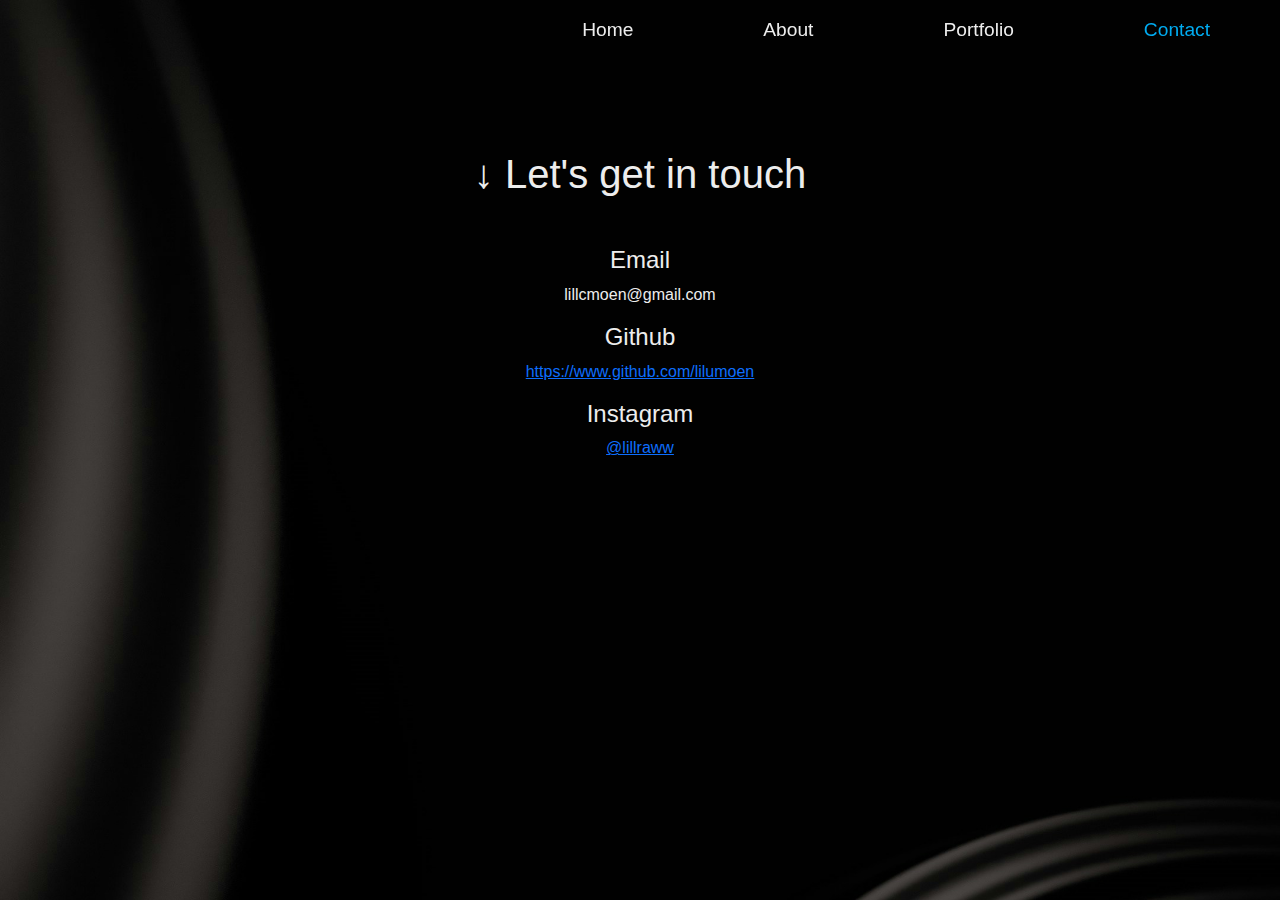
<file: contact.html>
<!DOCTYPE html>
<html lang="en">
  <head>
    <meta charset="UTF-8" />
    <meta name="viewport" content="width=device-width, initial-scale=1.0" />
    <meta
      name="description"
      content="My portfolio showcases my diverse skills and projects, highlighting my creativity and expertise in a visually appealing and user-friendly format."
    />
    <link
      href="https://cdn.jsdelivr.net/npm/bootstrap@5.3.3/dist/css/bootstrap.min.css"
      rel="stylesheet"
      integrity="sha384-QWTKZyjpPEjISv5WaRU9OFeRpok6YctnYmDr5pNlyT2bRjXh0JMhjY6hW+ALEwIH"
      crossorigin="anonymous"
    />
    <link
      href="https://unpkg.com/boxicons@2.1.4/css/boxicons.min.css"
      rel="stylesheet"
      title="fav-icon"
    />
    <link rel="icon" href="/css/Lill-icon.png" title="Lill Icon" />

    <link rel="stylesheet" href="/css/style.css" />
    <title>Contact Lill Moen -</title>
  </head>
  <body class="contact-body">
    <header class="header">
      <nav class="navbar fixed-top mt-2">
        <a href="/" title="Home">Home</a>

        <a href="/about.html" title="About">About</a>
        <a href="/portfolio.html" title="Portfolio">Portfolio</a>
        <a href="/contact.html" class="active" title="Contact">Contact</a>
      </nav>
    </header>
     <div class="content-container container">
      <div class="content text-center">
        <h1 class="contact-title mb-5">↓ Let's get in touch</h1>
        <h4>Email</h4>
        <p>lillcmoen@gmail.com</p>
        <h4>Github</h4>
        <p class="github-lilu"><a href="https://www.github.com/lilumoen" target="_blank">https://www.github.com/lilumoen</a></p>
        <h4>Instagram</h4>
        <p class="mb-1 insta-lilu"> <a href="https://www.instagram.com/lillraww" target="_blank">@lillraww</a></p>
  </body>
</html>
</file>
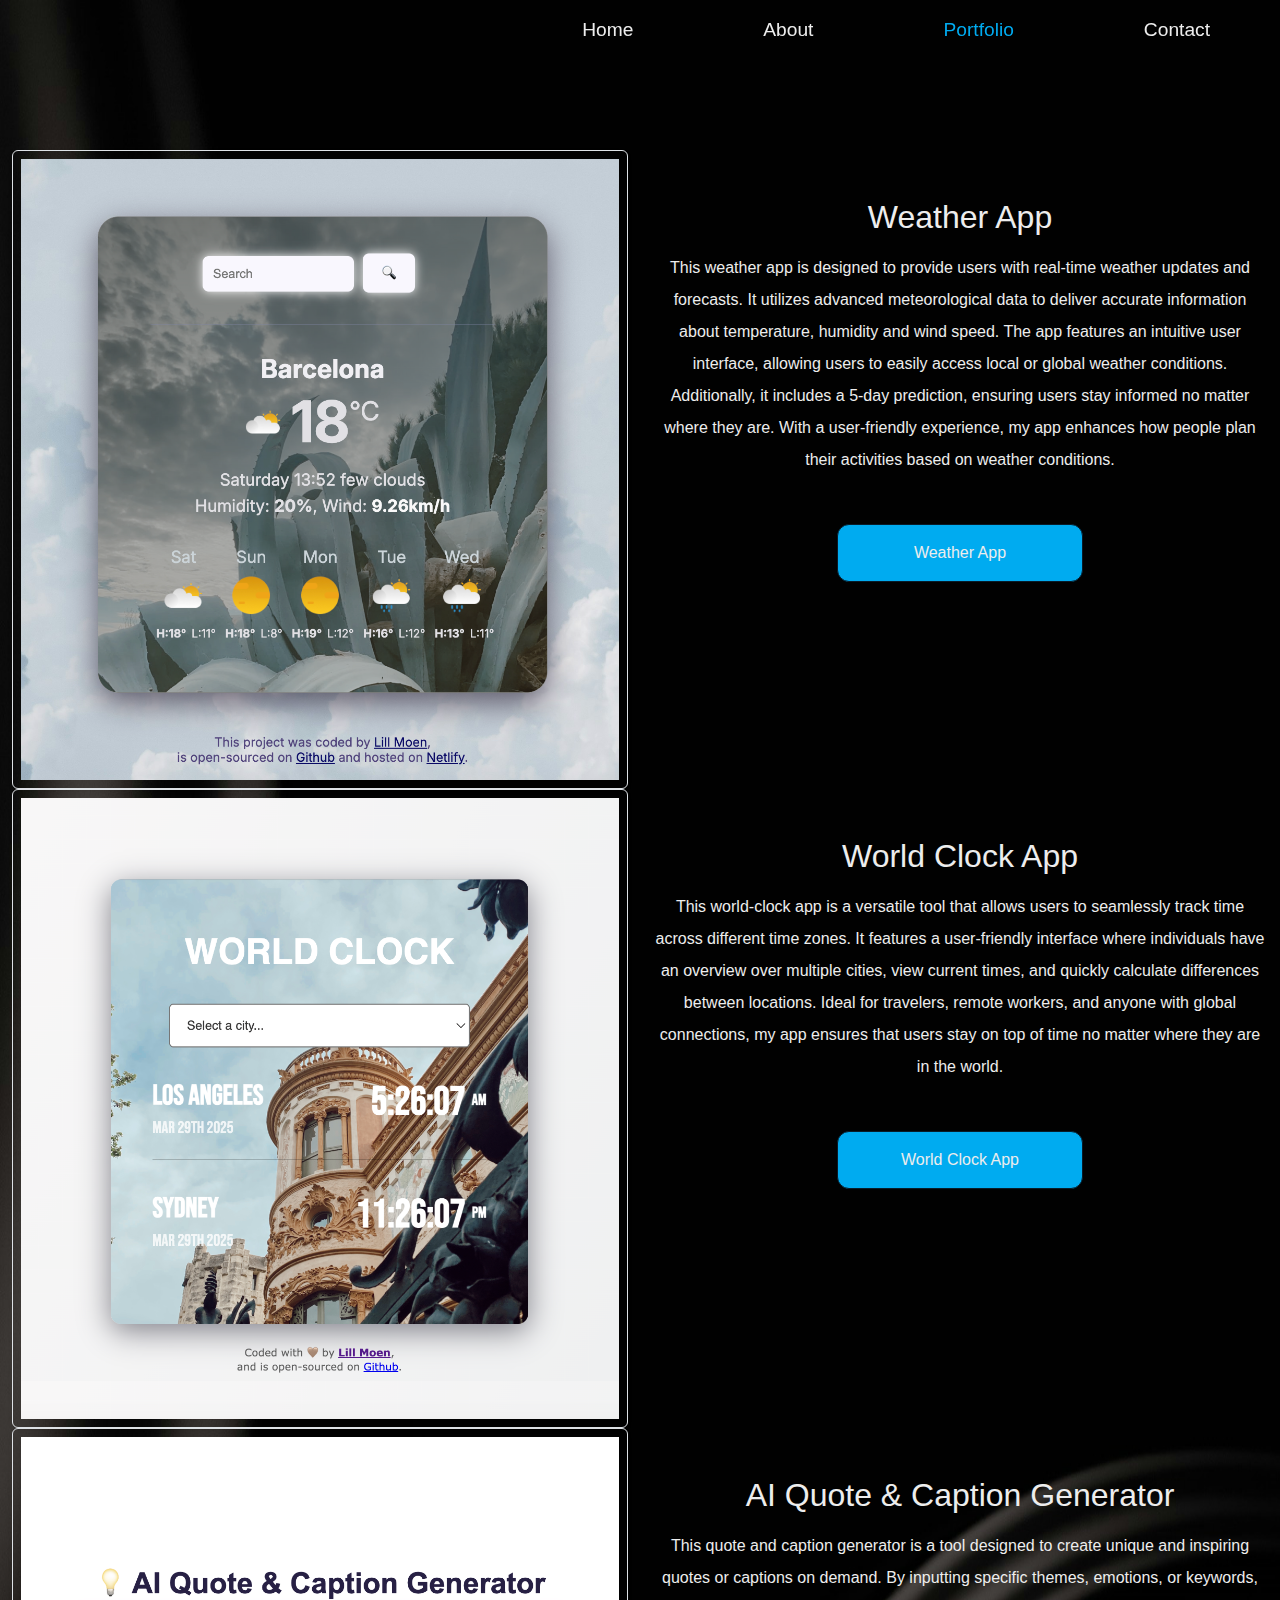
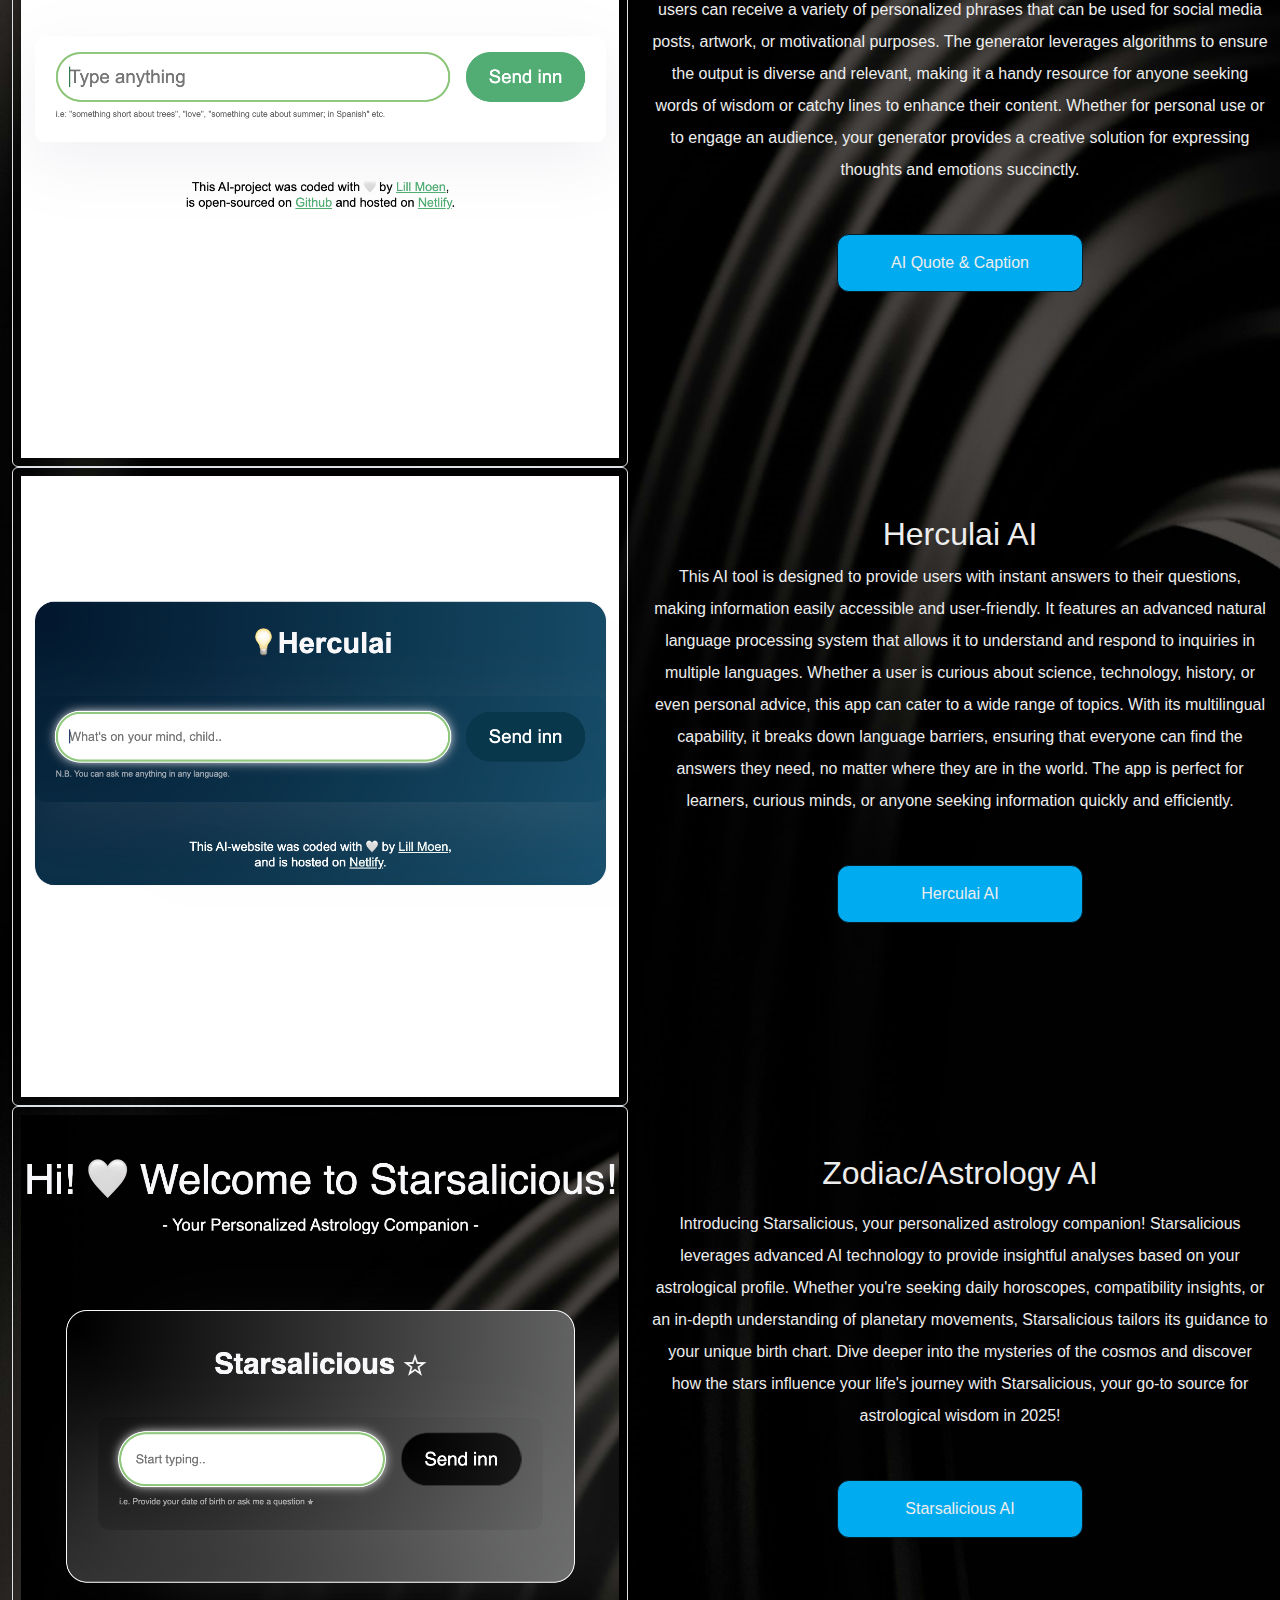
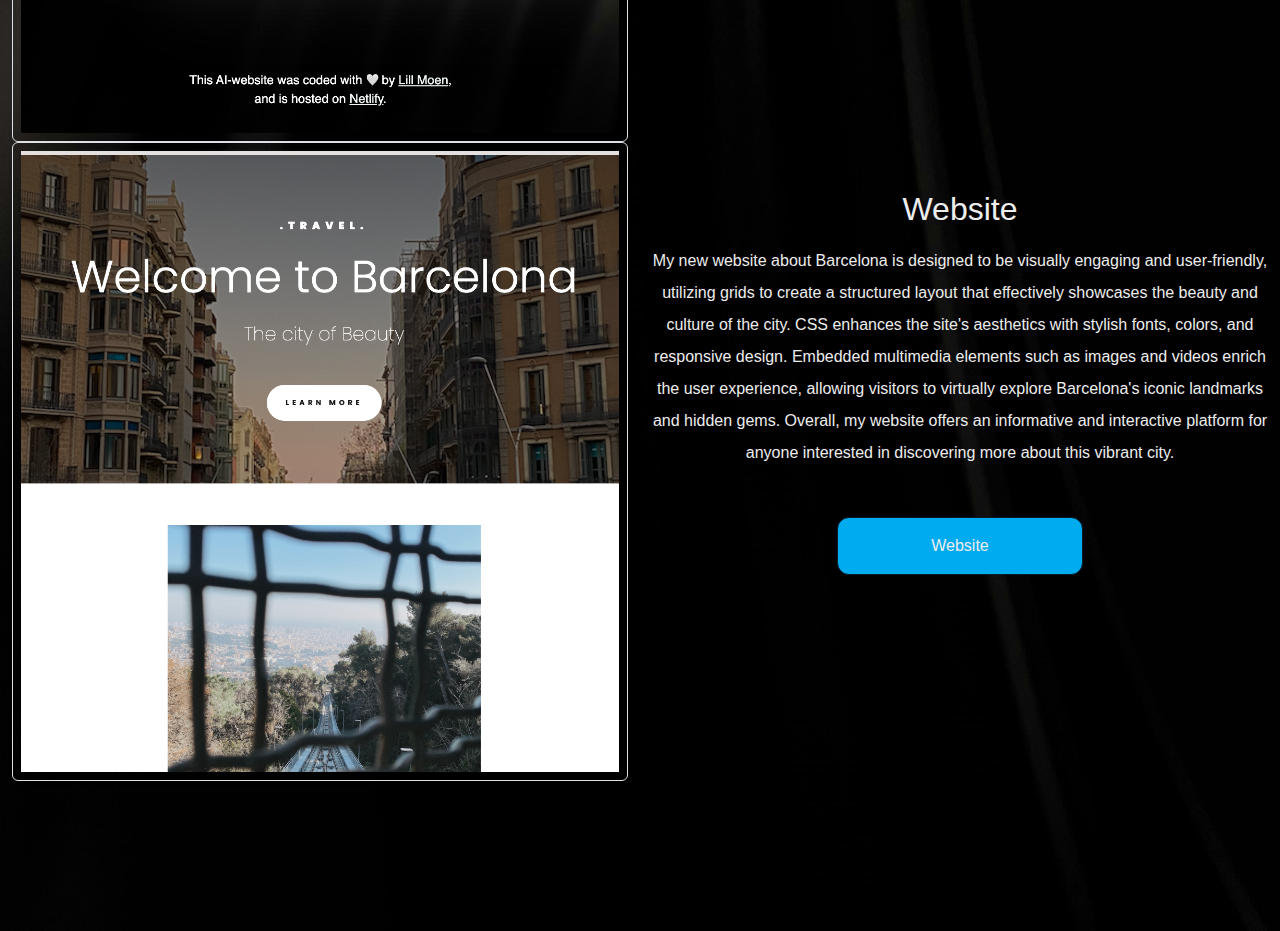
<file: portfolio.html>
<!DOCTYPE html>
<html lang="en">
  <head>
    <meta charset="UTF-8" />
    <meta name="viewport" content="width=device-width, initial-scale=1.0" />
        <meta name="description" content="Lill Moen is a skilled front-end engineer with a passion for creating user-friendly and visually appealing web applications. With expertise in HTML, CSS, and JavaScript frameworks, Lill combines technical proficiency with a keen eye for design. Always staying up-to-date with the latest web technologies, she is committed to delivering high-quality, responsive interfaces that enhance user experience. Explore Lill's portfolio to see her innovative projects and learn how she can contribute to your next web development endeavor." />
    <link
      href="https://cdn.jsdelivr.net/npm/bootstrap@5.3.3/dist/css/bootstrap.min.css"
      rel="stylesheet"
      integrity="sha384-QWTKZyjpPEjISv5WaRU9OFeRpok6YctnYmDr5pNlyT2bRjXh0JMhjY6hW+ALEwIH"
      crossorigin="anonymous"
    />
      <link
      href="https://unpkg.com/boxicons@2.1.4/css/boxicons.min.css"
      rel="stylesheet" title="fav-icon"
    />
        <link rel="icon" href="/css/Lill-icon.png" title="Lill Icon">

    <link rel="stylesheet" href="/css/style.css" />
    <title>My Work -</title>
  </head>
  <body class="portfolio">
    <div class="container"></div>
    <header class="header">
      <nav class="navbar fixed-top mt-2">
                <a href="/" title="Home">Home</a>

        <a href="/about.html" title="About">About</a>
        <a href="/portfolio.html" class="active" title="Portfolio">Portfolio</a>
        <a href="/contact.html" title="Contact">Contact</a>
      </nav>
    </header>
        <div class="container-fluid">
      <div class="row">
        <div class="col-md-6">
          <img
            src="/images/weather-app-new.png"            class="img-fluid rounded shadow-sm p-2 p-2 border" alt="weather-app"
          />
        </div>
        <div class="col-sm-6">
          <h2 class="mt-5 text-center">Weather App</h2>
          <div class="img-fluid portfolio-text mt-3 mb-5 lh-lg text-center">This weather app is designed to provide users with real-time weather updates and forecasts. It utilizes advanced meteorological data to deliver accurate information about temperature, humidity and wind speed. The app features an intuitive user interface, allowing users to easily access local or global weather conditions. Additionally, it includes a 5-day prediction, ensuring users stay informed no matter where they are. With a user-friendly experience, my app enhances how people plan their activities based on weather conditions.
          </div>
                  <a href="https://isitbeachweather.netlify.app" title="weather-app" target="_blank" class="btn link-button text-center p-3 mb-5">Weather App</a>

      </div>
          <div class="col-md-6">
          <img
            src="/images/world-clock-new.png"
            class="img-fluid rounded shadow-sm p-2 border"
            alt="world-clock-app"
          />
          </div>
      <div class="col-md-6">
        <h2 class="mt-5 text-center">World Clock App</h2>
        <div class="img-fluid portfolio-text mt-3 mb-5 lh-lg text-center">This world-clock app is a versatile tool that allows users to seamlessly track time across different time zones. It features a user-friendly interface where individuals have an overview over multiple cities, view current times, and quickly calculate differences between locations. Ideal for travelers, remote workers, and anyone with global connections, my app ensures that users stay on top of time no matter where they are in the world.
        </div>
                <a href="https://clockityclock.netlify.app" target="_blank" title="world-clock-app" class="btn link-button text-center p-3 mb-5">World Clock App</a>

        </div>
        <div class="col-md-6">
          <img
            src="/images/quotes-for-fun.png"
            class="img-fluid rounded shadow-sm p-2 border"
            alt="quote-and-caption-generator"
          />
        </div>
        <div class="col-md-6">
          <h2 class="mt-5 text-center">AI Quote & Caption Generator</h2>
          <div class="img-fluid portfolio-text mt-3 mb-5 lh-lg text-center"> This quote and caption generator is a tool designed to create unique and inspiring quotes or captions on demand. By inputting specific themes, emotions, or keywords, users can receive a variety of personalized phrases that can be used for social media posts, artwork, or motivational purposes. The generator leverages algorithms to ensure the output is diverse and relevant, making it a handy resource for anyone seeking words of wisdom or catchy lines to enhance their content. Whether for personal use or to engage an audience, your generator provides a creative solution for expressing thoughts and emotions succinctly.
          </div>
        <a href="https://quotesforfun.netlify.app" target="_blank" title="quote-and-caption-generator" class="btn link-button text-center p-3 mb-5">AI Quote & Caption</a>
        </div>
                 <div class="col-md-6">
                   <img
            src="/images/herculai.png"
            class="img-fluid rounded shadow-sm p-2 border"
            alt="herculai-ai-app"
          />
      </div>
                      <div class="col-md-6">

        <h2 class="mt-5 text-center">Herculai AI</h2>
        <div class="img-fluid portfolio-text mb-5 lh-lg text-center">This AI tool is designed to provide users with instant answers to their questions, making information easily accessible and user-friendly. It features an advanced natural language processing system that allows it to understand and respond to inquiries in multiple languages. Whether a user is curious about science, technology, history, or even personal advice, this app can cater to a wide range of topics. With its multilingual capability, it breaks down language barriers, ensuring that everyone can find the answers they need, no matter where they are in the world. The app is perfect for learners, curious minds, or anyone seeking information quickly and efficiently.
        </div>
                <a href="https://herculai.netlify.app" target="_blank" title="herculai-ai-app" class="btn link-button text-center p-3 mb-5">Herculai AI</a>

                      </div>
       <div class="col-md-6">
          <img
            src="/images/starsalicious.png"
            class="img-fluid rounded shadow-sm p-2 border"
            alt="quote-and-caption-generator"
          />
        </div>
        <div class="col-md-6">
          <h2 class="mt-5 text-center">Zodiac/Astrology AI</h2>
          <div class="img-fluid portfolio-text mt-3 mb-5 lh-lg text-center"> Introducing Starsalicious, your personalized astrology companion! Starsalicious leverages advanced AI technology to provide insightful analyses based on your astrological profile. Whether you're seeking daily horoscopes, compatibility insights, or an in-depth understanding of planetary movements, Starsalicious tailors its guidance to your unique birth chart. Dive deeper into the mysteries of the cosmos and discover how the stars influence your life's journey with Starsalicious, your go-to source for astrological wisdom in 2025!
          </div>
        <a href="https://starsalicious.netlify.app" target="_blank" title="zodiac-astrology-generator" class="btn link-button text-center p-3 mb-5">Starsalicious AI</a>
        </div>
            <div class="col-md-6">
          <img
            src="/images/barcelona.png"
            class="img-fluid rounded shadow-sm p-2 border"
            alt="quote-and-caption-generator"
          />
        </div>
        <div class="col-md-6">
          <h2 class="mt-5 text-center">Website</h2>
          <div class="img-fluid portfolio-text mt-3 mb-5 lh-lg text-center">My new website about Barcelona is designed to be visually engaging and user-friendly, utilizing grids to create a structured layout that effectively showcases the beauty and culture of the city. CSS enhances the site's aesthetics with stylish fonts, colors, and responsive design. Embedded multimedia elements such as images and videos enrich the user experience, allowing visitors to virtually explore Barcelona's iconic landmarks and hidden gems. Overall, my website offers an informative and interactive platform for anyone interested in discovering more about this vibrant city.
          </div>
        <a href="https://heybcn.netlify.app" target="_blank" title="website-barcelona" class="btn link-button text-center p-3 mb-5">Website</a>
        </div>
           
     
                </div>
   
    </div>
</div>
  </div>
    </div>
    </div>
  </body>
</html>
</file>
<file: css/style.css>
* {
  margin: 0;
  padding: 0;
  box-sizing: border-box;
  font-family: "Poppins", sans-serif;
}
:root {
  ---main-color: #00abf0;
  ---secondary-color: #ededed;
  ---third-color: #081b29;
  ---background-color: #0000006d;
  ---background-color-2: #070707;
}

body {
  color: var(---secondary-color);
  background: var(---background-color-2);
  margin: 0 auto;
  display: block;
  max-width: 150%;
}

.container {
  max-width: 120%;
  display: block;
  margin: 0 auto;
}
.header {
  position: fixed;
  top: 0;
  left: 0;
  width: 100%;
  padding: 3% 10%;
  background: transparent;
  display: flex;
  justify-content: space-between;
  align-items: center;
  z-index: 100;
}

.logo {
  position: sticky;
  font-size: 22px;
  color: var(---main-color);
  text-decoration: none;
}

.logo::before {
  content: "";
  display: block;
  top: 0;
  right: 0;
  width: 100%;
  height: 100%;
  background: var(---background-color);
  animation: showRight 1s ease forwards;
  animation-delay: 0.1s;
}
.navbar a {
  font-size: 120%;
  color: var(---secondary-color);
  text-decoration: none;
  font-weight: 500;
  margin-right: 70px;
  margin-left: 60px;
  justify-content: space-evenly;
  transition: 0.5s;
}

.navbar a:hover,
.navbar a.active {
  color: var(---main-color);
}

.home {
  height: 100vh;
  background: url("home.jpg") no-repeat;
  background-size: cover;
  background-position: right;
  background-size: 700px;
  display: flex;
  align-items: center;
  padding: 0 10%;
}
.portfolio {
  background: url(/images/dark.jpg);
  background-repeat: round;
  background-position: left;
  background-size: cover;
}
.home-content {
  max-width: 600px;
}

.home-content h1 {
  position: relative;
  font-size: 46px;
  font-weight: 700;
  line-height: 1.2;
}
.home-content h1::before {
  content: "";
  position: absolute;
  top: 0;
  right: 0;
  width: 100%;
  height: 100%;
  background: var(---background-color);
  animation: showRight 1s ease forwards;
  animation-delay: 0.6s;
}
.home-content h3 {
  position: relative;
  font-size: 22px;
  font-weight: 200;
  color: var(---main-color);
}

.home-content h3::before {
  content: "";
  position: absolute;
  top: 0;
  right: 0;
  width: 100%;
  height: 100%;
  background: var(---background-color);
  animation: showRight 1s ease forwards;
  animation-delay: 0.5s;
}

.home-content p {
  position: relative;
  font-size: 16px;
  margin: 20px 0 40px;
}

.home-content p::before {
  content: "";
  position: absolute;
  top: 0;
  right: 0;
  width: 100%;
  height: 100%;
  background: var(---background-color);
  animation: showRight 1s ease forwards;
  animation-delay: 0.6s;
}
.home-content .btn-box {
  position: relative;
  display: flex;
  justify-content: space-between;
  width: 345px;
  height: 50px;
}
.home-content .btn-box::before {
  content: "";
  position: absolute;
  top: 0;
  right: 0;
  width: 100%;
  height: 100%;
  background: var(---background-color);
  animation: showRight 1s ease forwards;
  animation-delay: 0.8s;
  z-index: 2;
}
.btn-box a {
  position: relative;
  display: inline-flex;
  justify-content: center;
  align-items: center;
  width: 150px;
  height: 100%;
  background: var(---main-color);
  border: 2px solid var(---main-color);
  border-radius: 8px;
  font-size: 19px;
  color: var(---third-color);
  text-decoration: none;
  font-weight: 600;
  letter-spacing: 1px;
  z-index: 1;
  overflow: hidden;
  transition: 0.5s;
}

.btn-box a:hover {
  color: var(---main-color);
}

.btn-box a:nth-child(2) {
  background: transparent;
  color: var(---main-color);
}

.btn-box a:nth-child(2):hover {
  color: var(---background-color-2);
}

.btn-box a:nth-child(2)::before {
  background: var(---main-color);
}

.btn-box a::before {
  content: "";
  position: absolute;
  top: 0;
  left: 0;
  width: 0%;
  height: 100%;
  background: var(---background-color-2);
  z-index: -1;
  transition: 0.5s;
}

.btn-box a:hover::before {
  width: 100%;
}

.home-sci {
  position: absolute;
  bottom: 40px;
  width: 180px;
  display: flex;
  justify-content: space-between;
}

.home-sci::before {
  content: "";
  position: absolute;
  top: 0;
  right: 0;
  width: 100%;
  height: 100%;
  background: var(---background-color);
  animation: showRight 1s ease forwards;
  animation-delay: 0.6s;
  z-index: 2;
}

.home-sci a {
  position: relative;
  display: inline-flex;
  justify-content: center;
  align-items: center;
  width: 40px;
  height: 40px;
  background: transparent;
  border: 2px solid var(---main-color);
  border-radius: 60% 70% 20%;
  font-size: 20px;
  color: var(---main-color);
  text-decoration: none;
  z-index: 1;
  overflow: hidden;
  transition: 0.5s;
}

.home-sci a:hover {
  color: var(---third-color);
}

.home-sci a::before {
  content: "";
  position: absolute;
  top: 0;
  left: 0;
  width: 0;
  height: 100%;
  background: var(---main-color);
  z-index: -1;
  transition: 0.5s;
}

.home-sci a:hover::before {
  width: 100%;
}

.home-imgHover {
  position: absolute;
  top: 0;
  right: 0%;
  width: 55%;
  height: 100%;
  background: transparent;
  transition: 1s;
  animation: manipActiveHover 0.1s forwards;
  animation-delay: 2s;
  pointer-events: none;
}

.home-imgHover:hover {
  background: var(---background-color);
  opacity: 0.4;
}

.home-imgHover::after {
  content: "";
  position: absolute;
  top: 0;
  right: 0;
  width: 120%;
  height: 100%;
  background: var(---background-color);
  animation: showRight 1s ease forwards;
  animation-delay: 1s;
  z-index: 100;
}
.contact-title {
  margin-top: 150px;
}
.contact-body {
  background: url(/images/dark.jpg);
  background-repeat: no-repeat;
  background-size: cover;
}

/*KEYFRAMES ANIMATION*/
@keyframes showRight {
  100% {
    width: 0;
  }
}

@keyframes manipActiveHover {
  100% {
    pointer-events: auto;
  }
}

h5 {
  text-align: center;
  display: block;
  font-size: 30px;
  margin-top: 400px;
}

.about-me-title {
  margin-top: 190px;
}
.about-me-text {
  display: block;
  text-align: center;
  line-height: 2;
  padding-top: 10px;
  max-width: 700px;
  margin-left: 350px;
  margin: 0 auto;
}
.email-address {
  text-align: center;
  display: block;
  color: var(---main-color);
  padding: 5px;
  margin-bottom: 10px;
}

.container-fluid {
  justify-content: space-evenly;
  display: block;
  margin: 150px auto;
}

.link-button {
  display: block;
  margin: 0 auto;
  color: var(---secondary-color);
  background-color: var(---main-color);
  border: 1px solid var(---third-color);
  border-radius: 12px;
  max-width: 40%;
}
.link-button:hover {
  border: 1px solid var(---third-color);
  background-color: var(---secondary-color);
  color: var(---main-color);
}

.fixed-top {
  position: absolute;
  background-color: transparent;
  justify-content: flex-end;
}
@media (max-width: 500px) {
  body {
    max-width: 150%;
    margin-left: 0 auto;
  }
  .home {
    background: linear-gradient(rgba(17, 17, 17, 0.5), rgba(18, 18, 18, 0.5)),
      url(/css/home.jpg) no-repeat;
    background-size: cover;
    background-position: right;
    background-size: 700px;
    display: flex;
    margin-left: 0 auto;
    padding-left: 1%;
    max-width: 600px;
  }
  .home-content {
    max-width: 600px;
  }
  .home h1 {
    font-size: 30px;
  }
  .home-imgHover {
    position: absolute;
    top: 0;
    right: 0%;
    width: 400px;
    height: 100%;
    background: transparent;
    transition: 0.1s;
    animation: manipActiveHover 0.1s forwards;
    animation-delay: 0.1s;
    pointer-events: none;
  }
  .btn-box {
    max-width: 70%;
    justify-content: space-around;
    padding: 2px;
  }

  .lets-talk {
    margin-left: 10px;
  }
  .home h3,
  p {
    font-size: 15px;
  }
  .about-me-page {
    background: linear-gradient(rgba(17, 17, 17, 0.5), rgba(0, 0, 0, 0.784)),
      url(/css/home.jpg) no-repeat;
    background-size: cover;
    background-size: 200px;
    background-position: right;
  }
  .about-me-title {
    margin-top: 150px;
  }
  .about-me-text {
    font-size: 13px;
    padding: 1px 25px;
  }
  .header {
    padding-left: 0%;
  }
  .portfolio-text {
    font-size: 13px;
  }
  .contact-me {
    font-size: 17px;
  }
  .email-address {
    margin-bottom: 50px;
  }
  .navbar {
    width: 400px;
  }
}

.about-me-page {
  background: linear-gradient(rgba(17, 17, 17, 0.5), rgba(18, 18, 18, 0.5)),
    url(/css/home.jpg) no-repeat;
  background-size: cover;
  background-position: right;
  background-size: 800px;
  background-color: var(---background-color-2);
}
</file>
